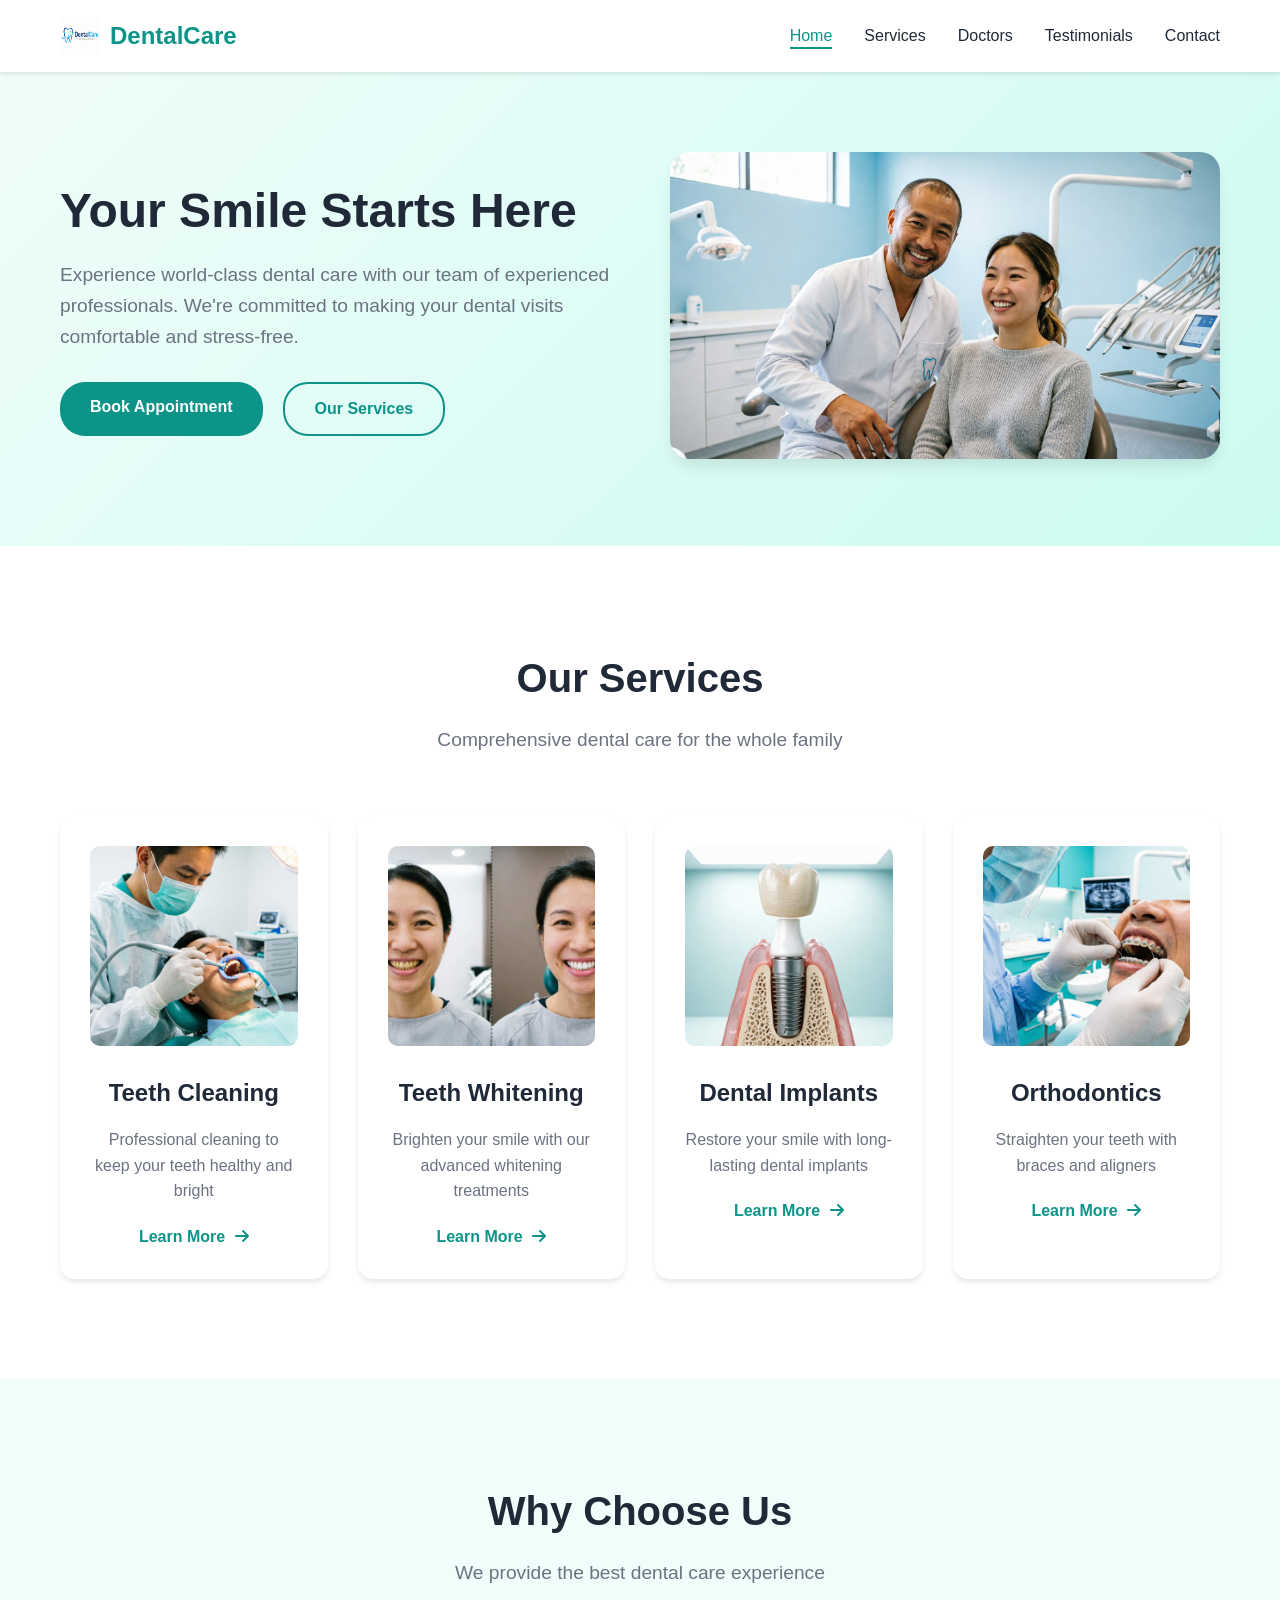
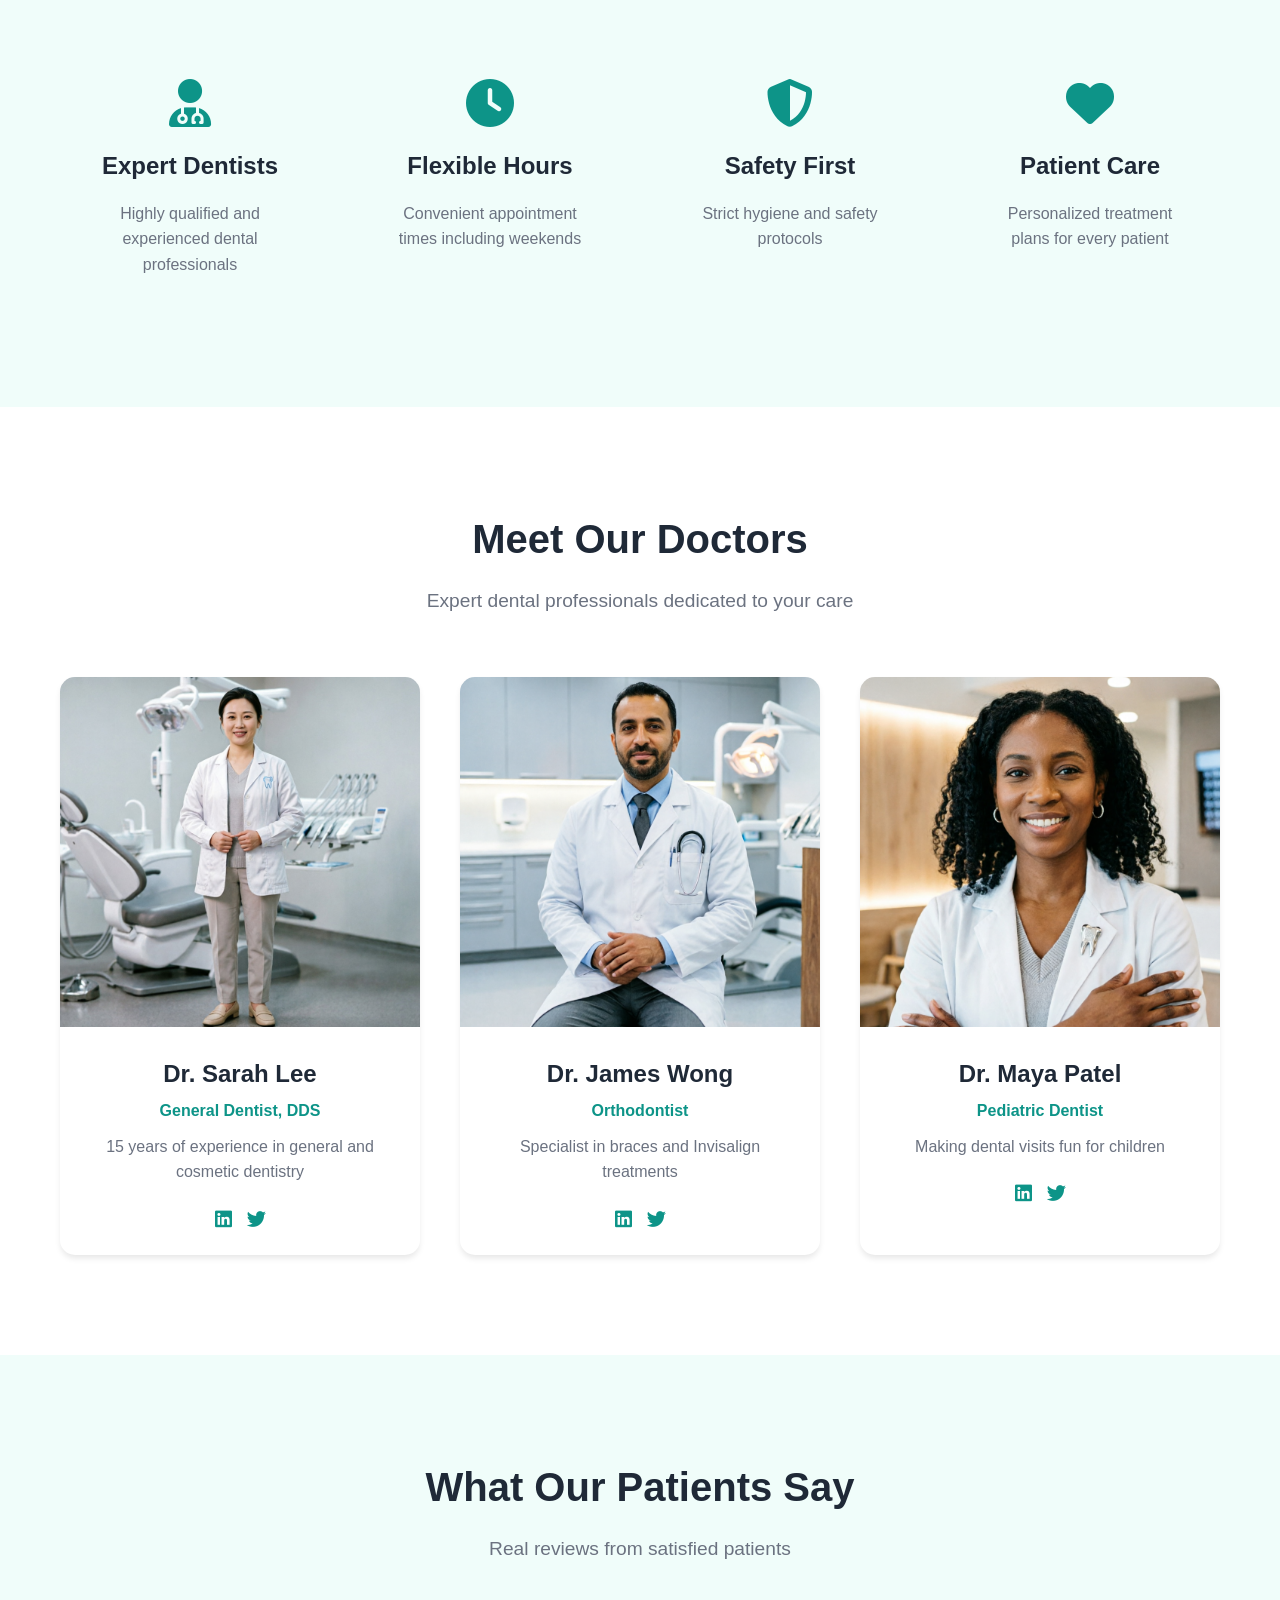
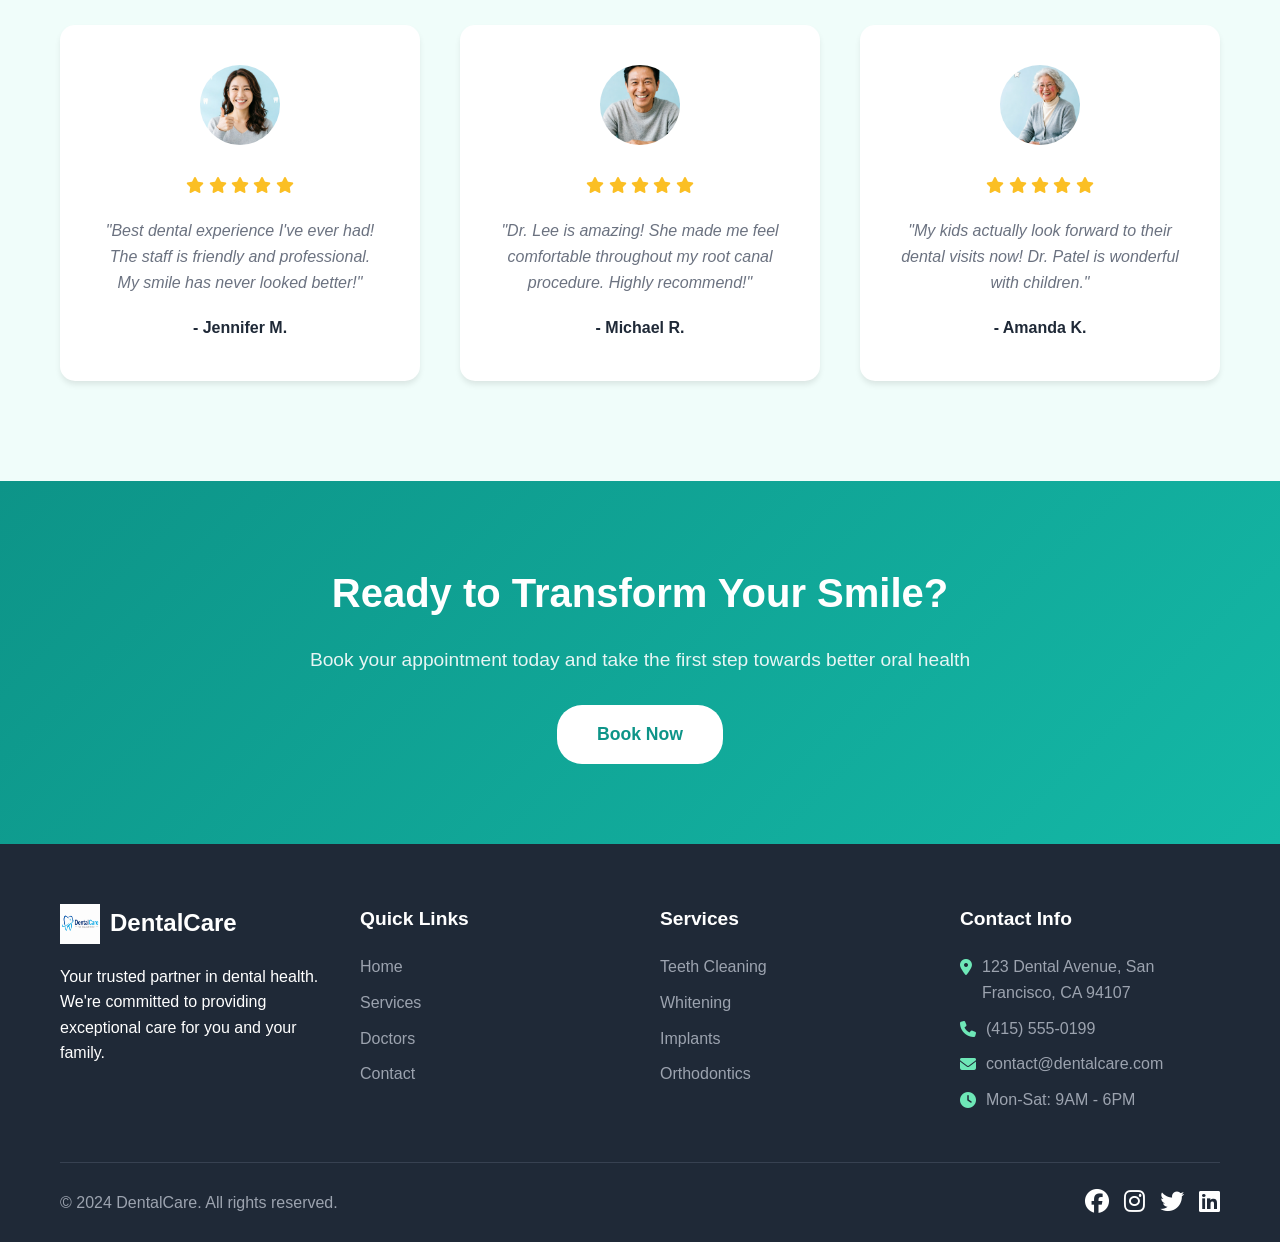
<file: index.html>
<!DOCTYPE html>
<html lang="en">
<head>
    <meta charset="UTF-8">
    <meta name="viewport" content="width=device-width, initial-scale=1.0">
    <title>DentalCare - Your Smile, Our Priority</title>
    <link rel="stylesheet" href="css/style.css">
    <link rel="stylesheet" href="https://cdnjs.cloudflare.com/ajax/libs/font-awesome/6.4.0/css/all.min.css">
</head>
<body>
    <!-- Navigation -->
    <nav class="navbar">
        <div class="container">
            <div class="nav-wrapper">
                <div class="logo">
                    <img src="images/logo.png" alt="DentalCare Logo">
                    <span>DentalCare</span>
                </div>
                <ul class="nav-menu" id="navMenu">
                    <li><a href="index.html" class="active">Home</a></li>
                    <li><a href="services.html">Services</a></li>
                    <li><a href="#doctors">Doctors</a></li>
                    <li><a href="#testimonials">Testimonials</a></li>
                    <li><a href="contact.html">Contact</a></li>
                </ul>
                <div class="hamburger" id="hamburger">
                    <span></span>
                    <span></span>
                    <span></span>
                </div>
            </div>
        </div>
    </nav>

    <!-- Hero Section -->
    <section class="hero">
        <div class="container">
            <div class="hero-content">
                <div class="hero-text">
                    <h1>Your Smile Starts Here</h1>
                    <p>Experience world-class dental care with our team of experienced professionals. We're committed to making your dental visits comfortable and stress-free.</p>
                    <div class="hero-buttons">
                        <a href="contact.html" class="btn btn-primary">Book Appointment</a>
                        <a href="services.html" class="btn btn-secondary">Our Services</a>
                    </div>
                </div>
                <div class="hero-image">
                    <img src="images/hero.jpg" alt="Dentist with patient">
                </div>
            </div>
        </div>
    </section>

    <!-- Services Preview -->
    <section class="services-preview">
        <div class="container">
            <div class="section-header">
                <h2>Our Services</h2>
                <p>Comprehensive dental care for the whole family</p>
            </div>
            <div class="services-grid">
                <div class="service-card">
                    <img src="images/Teethcleaning.png" alt="Teeth Cleaning">
                    <h3>Teeth Cleaning</h3>
                    <p>Professional cleaning to keep your teeth healthy and bright</p>
                    <a href="services.html" class="learn-more">Learn More <i class="fas fa-arrow-right"></i></a>
                </div>
                <div class="service-card">
                    <img src="images/TeethWhitening.png" alt="Teeth whitening">
                    <h3>Teeth Whitening</h3>
                    <p>Brighten your smile with our advanced whitening treatments</p>
                    <a href="services.html" class="learn-more">Learn More <i class="fas fa-arrow-right"></i></a>
                </div>
                <div class="service-card">
                   <img src="images/DentalTemplates.png" alt="Dental Implants">
                    <h3>Dental Implants</h3>
                    <p>Restore your smile with long-lasting dental implants</p>
                    <a href="services.html" class="learn-more">Learn More <i class="fas fa-arrow-right"></i></a>
                </div>
                <div class="service-card">
                    <img src="images/orthodontics.png" alt="Orthodontics">
                    <h3>Orthodontics</h3>
                    <p>Straighten your teeth with braces and aligners</p>
                    <a href="services.html" class="learn-more">Learn More <i class="fas fa-arrow-right"></i></a>
                </div>
            </div>
        </div>
    </section>

    <!-- Why Choose Us -->
    <section class="why-choose">
        <div class="container">
            <div class="section-header">
                <h2>Why Choose Us</h2>
                <p>We provide the best dental care experience</p>
            </div>
            <div class="features-grid">
                <div class="feature">
                    <i class="fas fa-user-md"></i>
                    <h3>Expert Dentists</h3>
                    <p>Highly qualified and experienced dental professionals</p>
                </div>
                <div class="feature">
                    <i class="fas fa-clock"></i>
                    <h3>Flexible Hours</h3>
                    <p>Convenient appointment times including weekends</p>
                </div>
                <div class="feature">
                    <i class="fas fa-shield-alt"></i>
                    <h3>Safety First</h3>
                    <p>Strict hygiene and safety protocols</p>
                </div>
                <div class="feature">
                    <i class="fas fa-heart"></i>
                    <h3>Patient Care</h3>
                    <p>Personalized treatment plans for every patient</p>
                </div>
            </div>
        </div>
    </section>

    <!-- Doctors Section -->
    <section class="doctors" id="doctors">
        <div class="container">
            <div class="section-header">
                <h2>Meet Our Doctors</h2>
                <p>Expert dental professionals dedicated to your care</p>
            </div>
            <div class="doctors-grid">
                <div class="doctor-card">
                    <img src="images/doctor.jpg" alt="Dr. Sarah Lee">
                    <h3>Dr. Sarah Lee</h3>
                    <p class="specialty">General Dentist, DDS</p>
                    <p class="bio">15 years of experience in general and cosmetic dentistry</p>
                    <div class="social-links">
                        <a href="#"><i class="fab fa-linkedin"></i></a>
                        <a href="#"><i class="fab fa-twitter"></i></a>
                    </div>
                </div>
                <div class="doctor-card">
                    <img src="images/james.png" alt="Dr. James Wong">
                    <h3>Dr. James Wong</h3>
                    <p class="specialty">Orthodontist</p>
                    <p class="bio">Specialist in braces and Invisalign treatments</p>
                    <div class="social-links">
                        <a href="#"><i class="fab fa-linkedin"></i></a>
                        <a href="#"><i class="fab fa-twitter"></i></a>
                    </div>
                </div>
                <div class="doctor-card">
                    <img src="images/maya.png" alt="Dr. Maya Patel">
                    <h3>Dr. Maya Patel</h3>
                    <p class="specialty">Pediatric Dentist</p>
                    <p class="bio">Making dental visits fun for children</p>
                    <div class="social-links">
                        <a href="#"><i class="fab fa-linkedin"></i></a>
                        <a href="#"><i class="fab fa-twitter"></i></a>
                    </div>
                </div>
            </div>
        </div>
    </section>

    <!-- Testimonials -->
    <section class="testimonials" id="testimonials">
        <div class="container">
            <div class="section-header">
                <h2>What Our Patients Say</h2>
                <p>Real reviews from satisfied patients</p>
            </div>
            <div class="testimonials-grid">
                <div class="testimonial-card">
                    <img src="images/testimonial.jpg" alt="Patient">
                    <div class="stars">
                        <i class="fas fa-star"></i>
                        <i class="fas fa-star"></i>
                        <i class="fas fa-star"></i>
                        <i class="fas fa-star"></i>
                        <i class="fas fa-star"></i>
                    </div>
                    <p>"Best dental experience I've ever had! The staff is friendly and professional. My smile has never looked better!"</p>
                    <h4>- Jennifer M.</h4>
                </div>
                <div class="testimonial-card">
                    <img src="images/michael.png" alt="Patient">
                    <div class="stars">
                        <i class="fas fa-star"></i>
                        <i class="fas fa-star"></i>
                        <i class="fas fa-star"></i>
                        <i class="fas fa-star"></i>
                        <i class="fas fa-star"></i>
                    </div>
                    <p>"Dr. Lee is amazing! She made me feel comfortable throughout my root canal procedure. Highly recommend!"</p>
                    <h4>- Michael R.</h4>
                </div>
                <div class="testimonial-card">
                    <img src="images/amanda.png" alt="Patient">
                    <div class="stars">
                        <i class="fas fa-star"></i>
                        <i class="fas fa-star"></i>
                        <i class="fas fa-star"></i>
                        <i class="fas fa-star"></i>
                        <i class="fas fa-star"></i>
                    </div>
                    <p>"My kids actually look forward to their dental visits now! Dr. Patel is wonderful with children."</p>
                    <h4>- Amanda K.</h4>
                </div>
            </div>
        </div>
    </section>

    <!-- CTA Section -->
    <section class="cta">
        <div class="container">
            <h2>Ready to Transform Your Smile?</h2>
            <p>Book your appointment today and take the first step towards better oral health</p>
            <a href="contact.html" class="btn btn-primary btn-large">Book Now</a>
        </div>
    </section>

    <!-- Footer -->
    <footer class="footer">
        <div class="container">
            <div class="footer-grid">
                <div class="footer-col">
                    <div class="logo">
                        <img src="images/logo.png" alt="DentalCare Logo">
                        <span>DentalCare</span>
                    </div>
                    <p>Your trusted partner in dental health. We're committed to providing exceptional care for you and your family.</p>
                </div>
                <div class="footer-col">
                    <h4>Quick Links</h4>
                    <ul>
                        <li><a href="index.html">Home</a></li>
                        <li><a href="services.html">Services</a></li>
                        <li><a href="#doctors">Doctors</a></li>
                        <li><a href="contact.html">Contact</a></li>
                    </ul>
                </div>
                <div class="footer-col">
                    <h4>Services</h4>
                    <ul>
                        <li><a href="services.html">Teeth Cleaning</a></li>
                        <li><a href="services.html">Whitening</a></li>
                        <li><a href="services.html">Implants</a></li>
                        <li><a href="services.html">Orthodontics</a></li>
                    </ul>
                </div>
                <div class="footer-col">
                    <h4>Contact Info</h4>
                    <ul class="contact-info">
                        <li><i class="fas fa-map-marker-alt"></i> 123 Dental Avenue, San Francisco, CA 94107</li>
                        <li><i class="fas fa-phone"></i> (415) 555-0199</li>
                        <li><i class="fas fa-envelope"></i> contact@dentalcare.com</li>
                        <li><i class="fas fa-clock"></i> Mon-Sat: 9AM - 6PM</li>
                    </ul>
                </div>
            </div>
            <div class="footer-bottom">
                <p>&copy; 2024 DentalCare. All rights reserved.</p>
                <div class="social-links">
                    <a href="#"><i class="fab fa-facebook"></i></a>
                    <a href="#"><i class="fab fa-instagram"></i></a>
                    <a href="#"><i class="fab fa-twitter"></i></a>
                    <a href="#"><i class="fab fa-linkedin"></i></a>
                </div>
            </div>
        </div>
    </footer>

    <script src="js/script.js"></script>
</body>
</html>
</file>
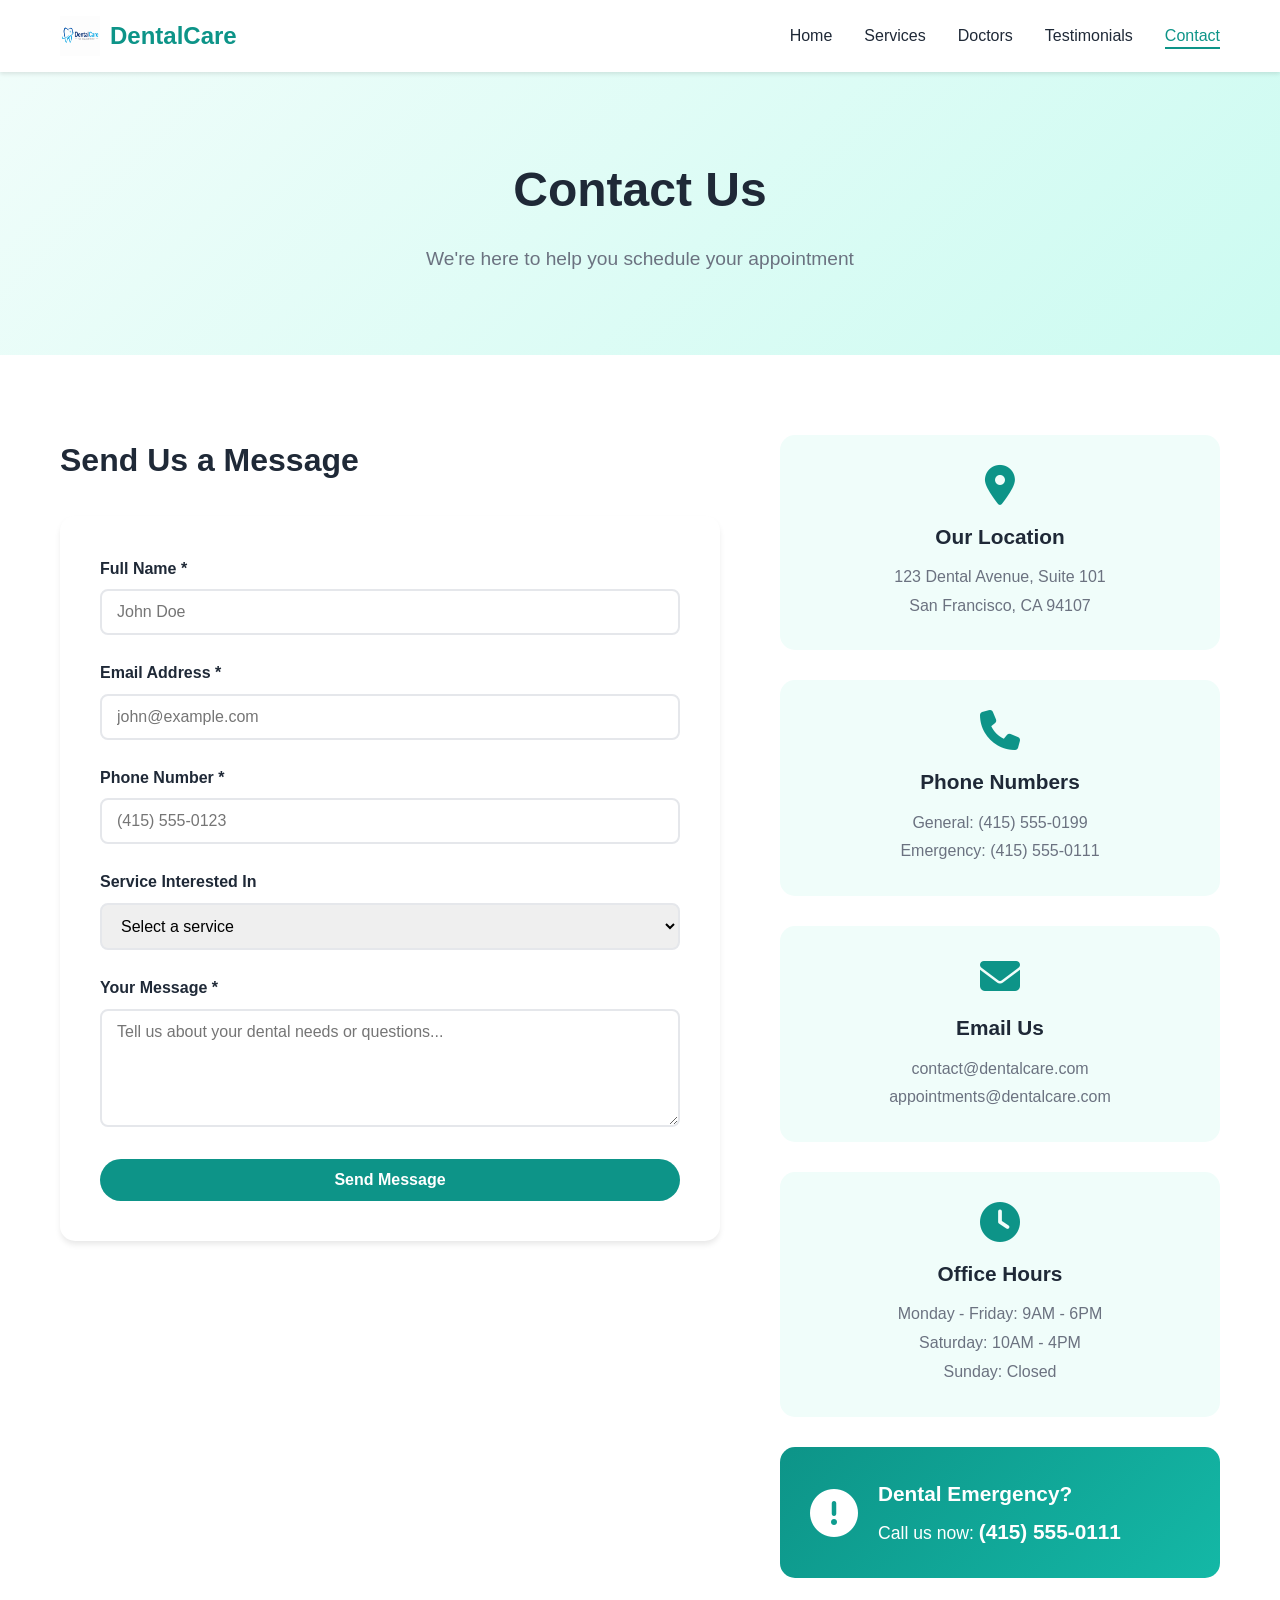
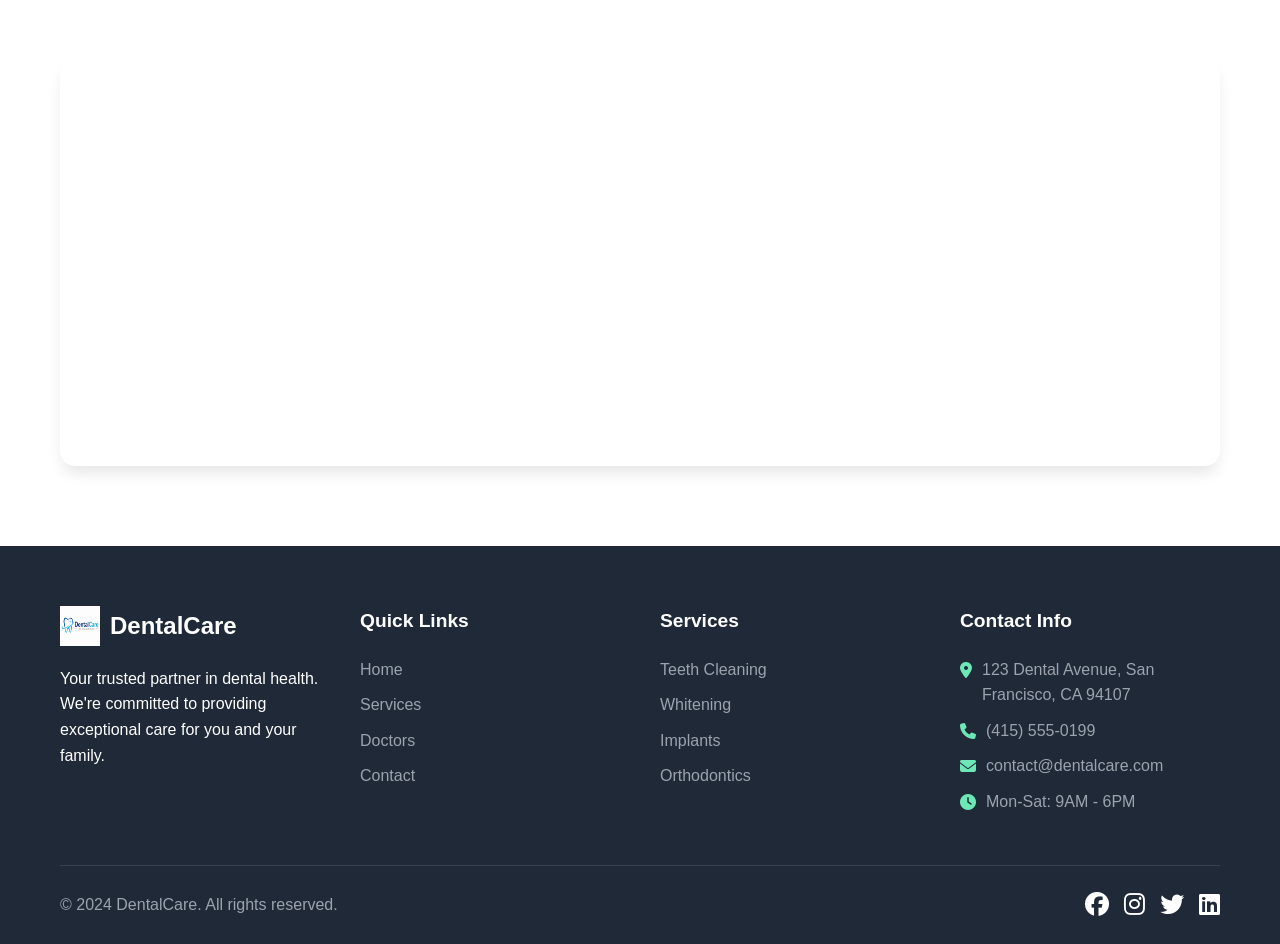
<file: contact.html>
<!DOCTYPE html>
<html lang="en">
<head>
    <meta charset="UTF-8">
    <meta name="viewport" content="width=device-width, initial-scale=1.0">
    <title>Contact Us - DentalCare</title>
    <link rel="stylesheet" href="css/style.css">
    <link rel="stylesheet" href="https://cdnjs.cloudflare.com/ajax/libs/font-awesome/6.4.0/css/all.min.css">
</head>
<body>
    <!-- Navigation -->
    <nav class="navbar">
        <div class="container">
            <div class="nav-wrapper">
                <div class="logo">
                    <img src="images/logo.png" alt="DentalCare Logo">
                    <span>DentalCare</span>
                </div>
                <ul class="nav-menu" id="navMenu">
                    <li><a href="index.html">Home</a></li>
                    <li><a href="services.html">Services</a></li>
                    <li><a href="index.html#doctors">Doctors</a></li>
                    <li><a href="index.html#testimonials">Testimonials</a></li>
                    <li><a href="contact.html" class="active">Contact</a></li>
                </ul>
                <div class="hamburger" id="hamburger">
                    <span></span>
                    <span></span>
                    <span></span>
                </div>
            </div>
        </div>
    </nav>

    <!-- Page Header -->
    <section class="page-header">
        <div class="container">
            <h1>Contact Us</h1>
            <p>We're here to help you schedule your appointment</p>
        </div>
    </section>

    <!-- Contact Section -->
    <section class="contact-section">
        <div class="container">
            <div class="contact-grid">
                <!-- Contact Form -->
                <div class="contact-form-container">
                    <h2>Send Us a Message</h2>
                    <form id="contactForm" class="contact-form">
                        <div class="form-group">
                            <label for="name">Full Name *</label>
                            <input type="text" id="name" name="name" required placeholder="John Doe">
                        </div>
                        <div class="form-group">
                            <label for="email">Email Address *</label>
                            <input type="email" id="email" name="email" required placeholder="john@example.com">
                        </div>
                        <div class="form-group">
                            <label for="phone">Phone Number *</label>
                            <input type="tel" id="phone" name="phone" required placeholder="(415) 555-0123">
                        </div>
                        <div class="form-group">
                            <label for="service">Service Interested In</label>
                            <select id="service" name="service">
                                <option value="">Select a service</option>
                                <option value="cleaning">Teeth Cleaning</option>
                                <option value="whitening">Teeth Whitening</option>
                                <option value="implants">Dental Implants</option>
                                <option value="braces">Braces & Aligners</option>
                                <option value="root-canal">Root Canal Therapy</option>
                                <option value="other">Other</option>
                            </select>
                        </div>
                        <div class="form-group">
                            <label for="message">Your Message *</label>
                            <textarea id="message" name="message" rows="5" required placeholder="Tell us about your dental needs or questions..."></textarea>
                        </div>
                        <button type="submit" class="btn btn-primary btn-full">Send Message</button>
                    </form>
                </div>

                <!-- Contact Info -->
                <div class="contact-info-container">
                    <div class="info-box">
                        <i class="fas fa-map-marker-alt"></i>
                        <h3>Our Location</h3>
                        <p>123 Dental Avenue, Suite 101<br>San Francisco, CA 94107</p>
                    </div>
                    
                    <div class="info-box">
                        <i class="fas fa-phone"></i>
                        <h3>Phone Numbers</h3>
                        <p>General: (415) 555-0199<br>Emergency: (415) 555-0111</p>
                    </div>
                    
                    <div class="info-box">
                        <i class="fas fa-envelope"></i>
                        <h3>Email Us</h3>
                        <p>contact@dentalcare.com<br>appointments@dentalcare.com</p>
                    </div>
                    
                    <div class="info-box">
                        <i class="fas fa-clock"></i>
                        <h3>Office Hours</h3>
                        <p>Monday - Friday: 9AM - 6PM<br>Saturday: 10AM - 4PM<br>Sunday: Closed</p>
                    </div>

                    <div class="emergency-banner">
                        <i class="fas fa-exclamation-circle"></i>
                        <div>
                            <h3>Dental Emergency?</h3>
                            <p>Call us now: <strong>(415) 555-0111</strong></p>
                        </div>
                    </div>
                </div>
            </div>
        </div>
    </section>

    <!-- Map Section -->
    <section class="map-section">
        <div class="container">
            <div class="map-container">
                <iframe 
                    src="https://www.google.com/maps/embed?pb=!1m18!1m12!1m3!1d3153.019!2d-122.4194!3d37.7749!2m3!1f0!2f0!3f0!3m2!1i1024!2i768!4f13.1!3m3!1m2!1s0x0%3A0x0!2zMzfCsDQ2JzI5LjYiTiAxMjLCsDI1JzA5LjgiVw!5e0!3m2!1sen!2sus!4v1234567890"
                    width="100%" 
                    height="400" 
                    style="border:0;" 
                    allowfullscreen="" 
                    loading="lazy" 
                    referrerpolicy="no-referrer-when-downgrade">
                </iframe>
            </div>
        </div>
    </section>

    <!-- Footer -->
    <footer class="footer">
        <div class="container">
            <div class="footer-grid">
                <div class="footer-col">
                    <div class="logo">
                        <img src="images/logo.png" alt="DentalCare Logo">
                        <span>DentalCare</span>
                    </div>
                    <p>Your trusted partner in dental health. We're committed to providing exceptional care for you and your family.</p>
                </div>
                <div class="footer-col">
                    <h4>Quick Links</h4>
                    <ul>
                        <li><a href="index.html">Home</a></li>
                        <li><a href="services.html">Services</a></li>
                        <li><a href="index.html#doctors">Doctors</a></li>
                        <li><a href="contact.html">Contact</a></li>
                    </ul>
                </div>
                <div class="footer-col">
                    <h4>Services</h4>
                    <ul>
                        <li><a href="services.html">Teeth Cleaning</a></li>
                        <li><a href="services.html">Whitening</a></li>
                        <li><a href="services.html">Implants</a></li>
                        <li><a href="services.html">Orthodontics</a></li>
                    </ul>
                </div>
                <div class="footer-col">
                    <h4>Contact Info</h4>
                    <ul class="contact-info">
                        <li><i class="fas fa-map-marker-alt"></i> 123 Dental Avenue, San Francisco, CA 94107</li>
                        <li><i class="fas fa-phone"></i> (415) 555-0199</li>
                        <li><i class="fas fa-envelope"></i> contact@dentalcare.com</li>
                        <li><i class="fas fa-clock"></i> Mon-Sat: 9AM - 6PM</li>
                    </ul>
                </div>
            </div>
            <div class="footer-bottom">
                <p>&copy; 2024 DentalCare. All rights reserved.</p>
                <div class="social-links">
                    <a href="#"><i class="fab fa-facebook"></i></a>
                    <a href="#"><i class="fab fa-instagram"></i></a>
                    <a href="#"><i class="fab fa-twitter"></i></a>
                    <a href="#"><i class="fab fa-linkedin"></i></a>
                </div>
            </div>
        </div>
    </footer>

    <script src="js/script.js"></script>
</body>
</html>
</file>
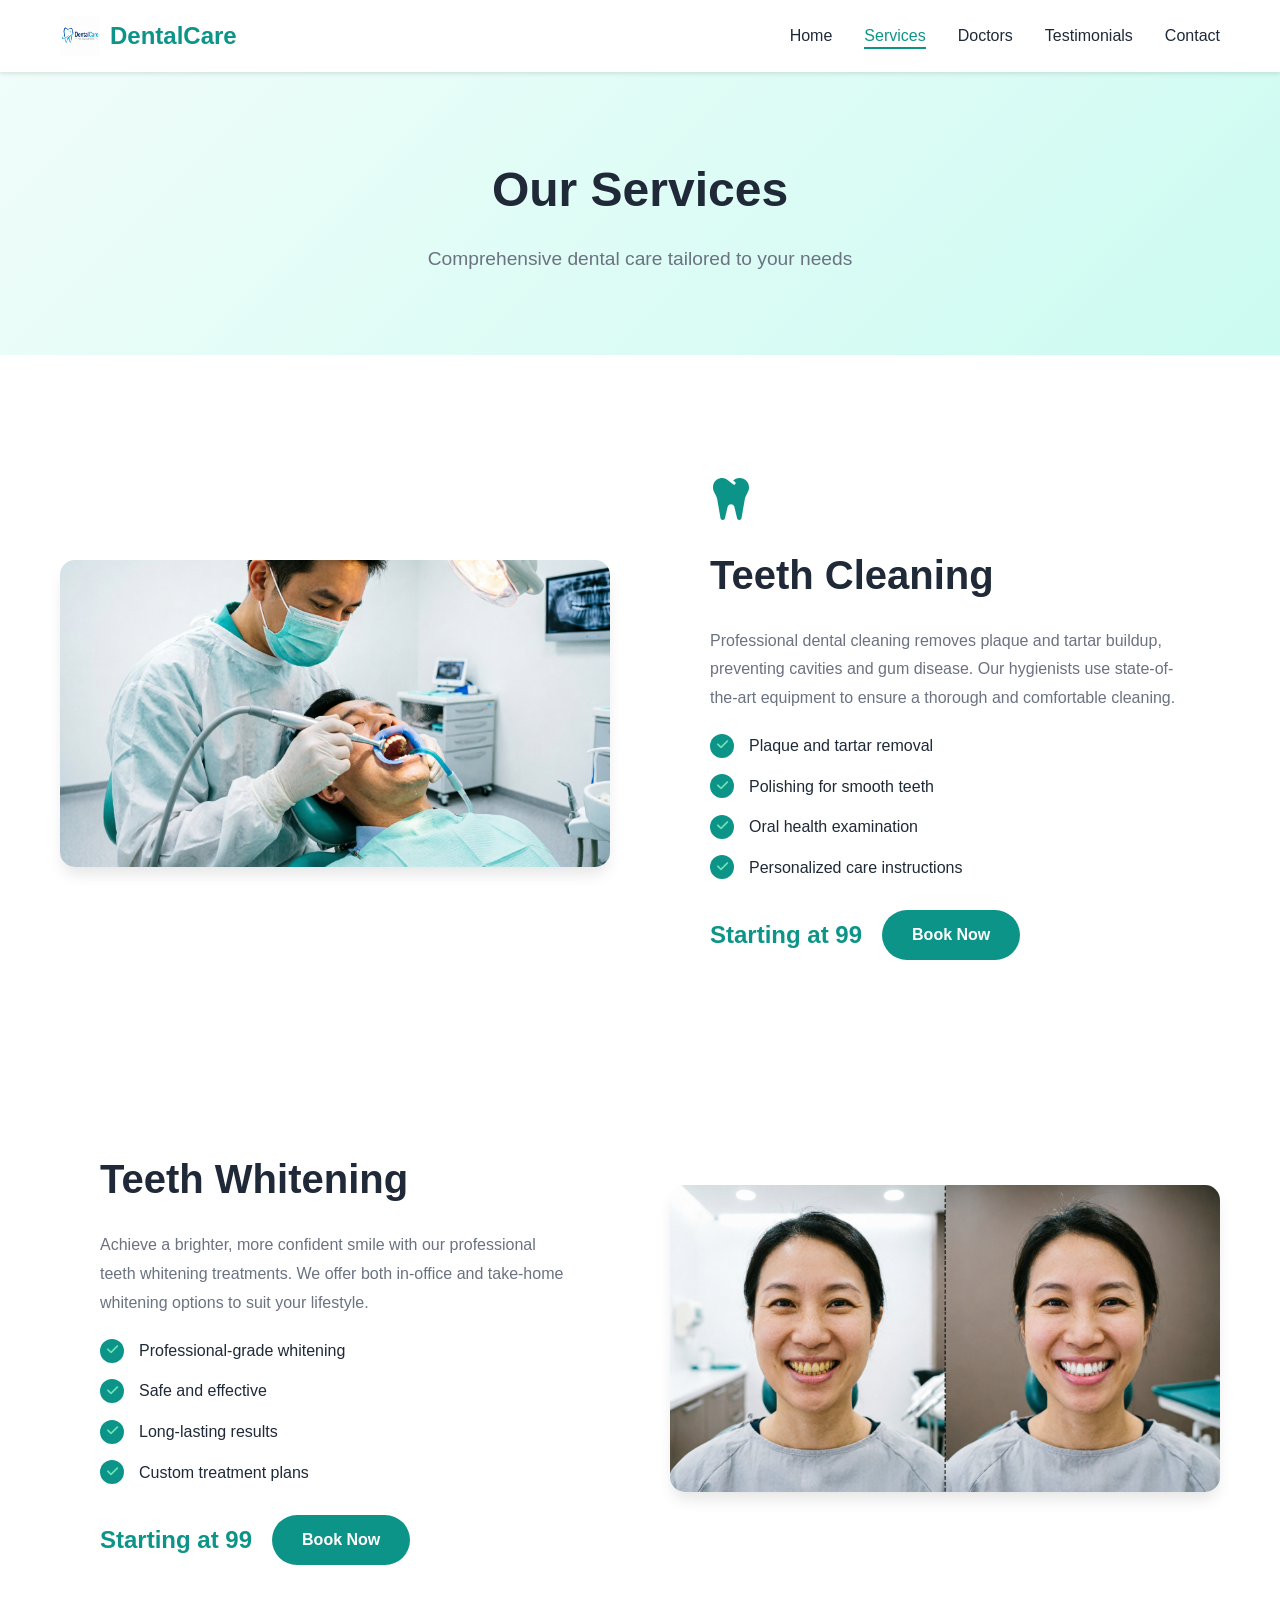
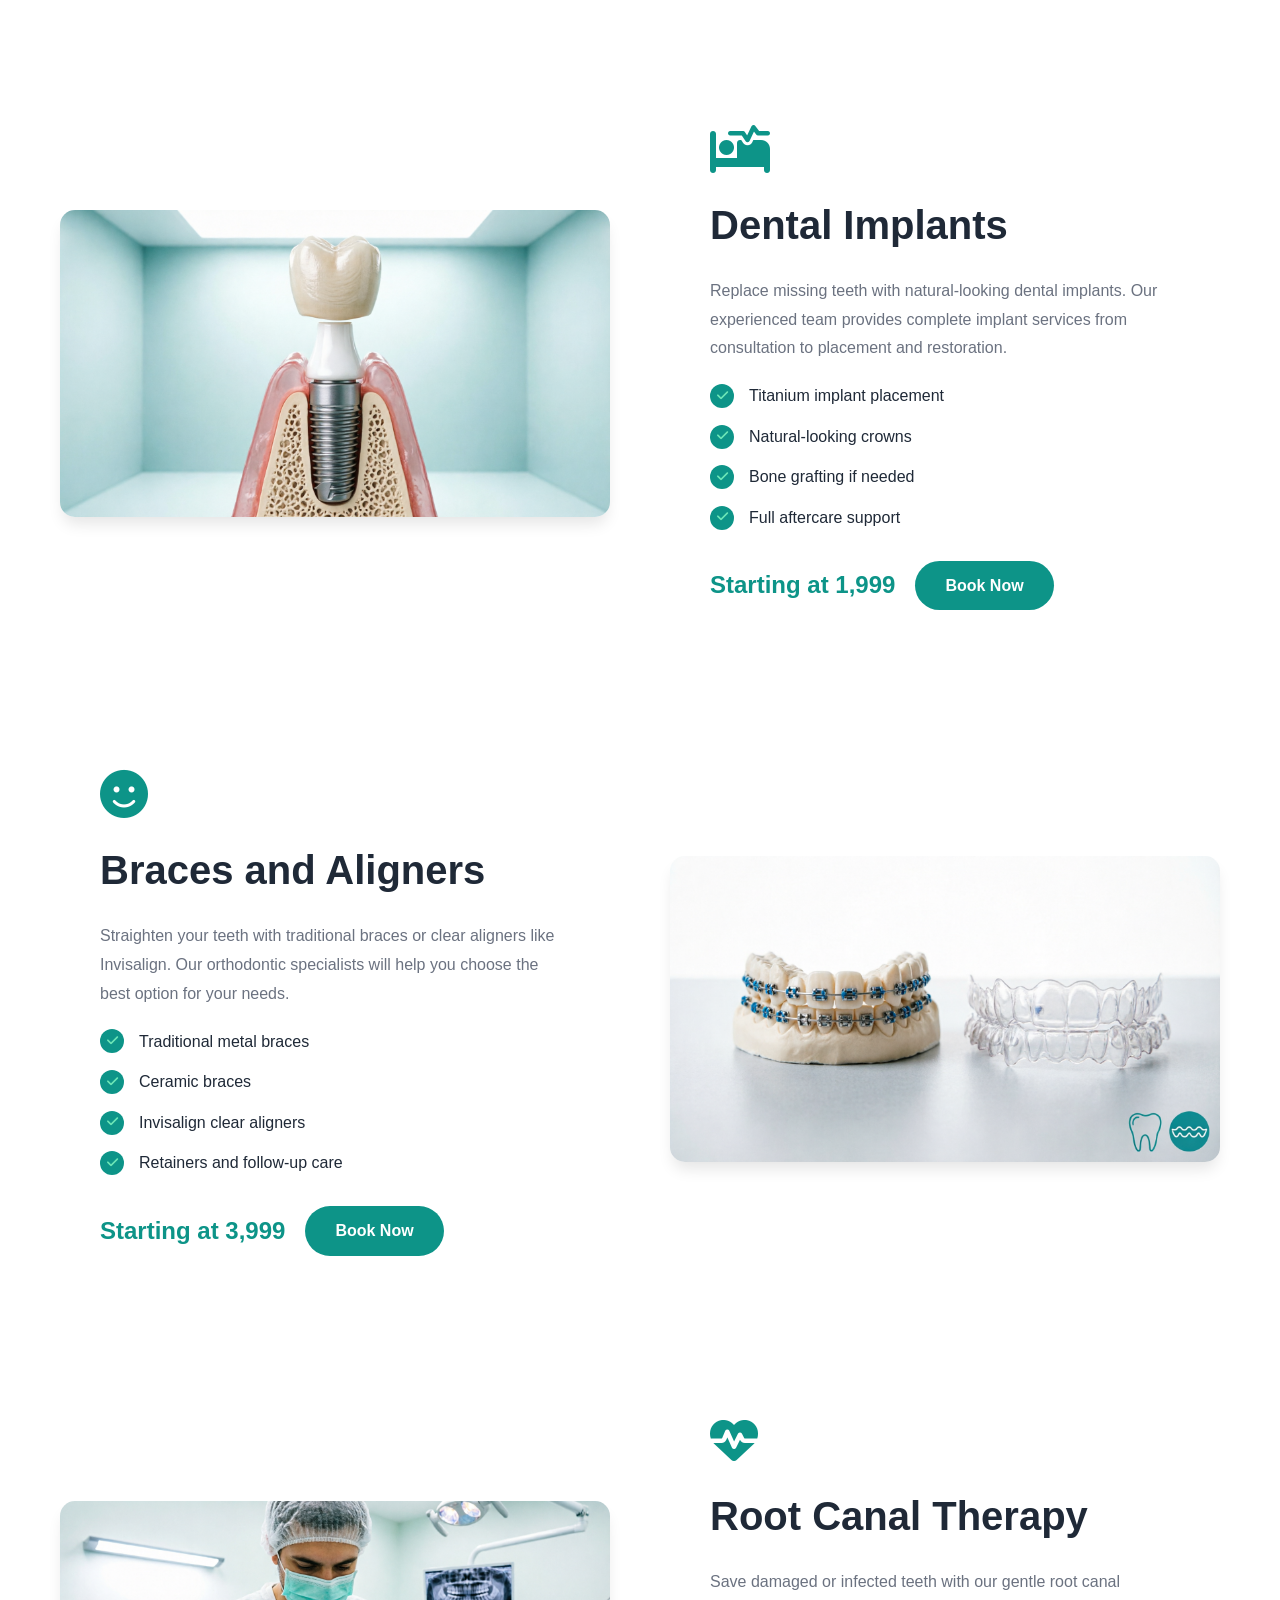
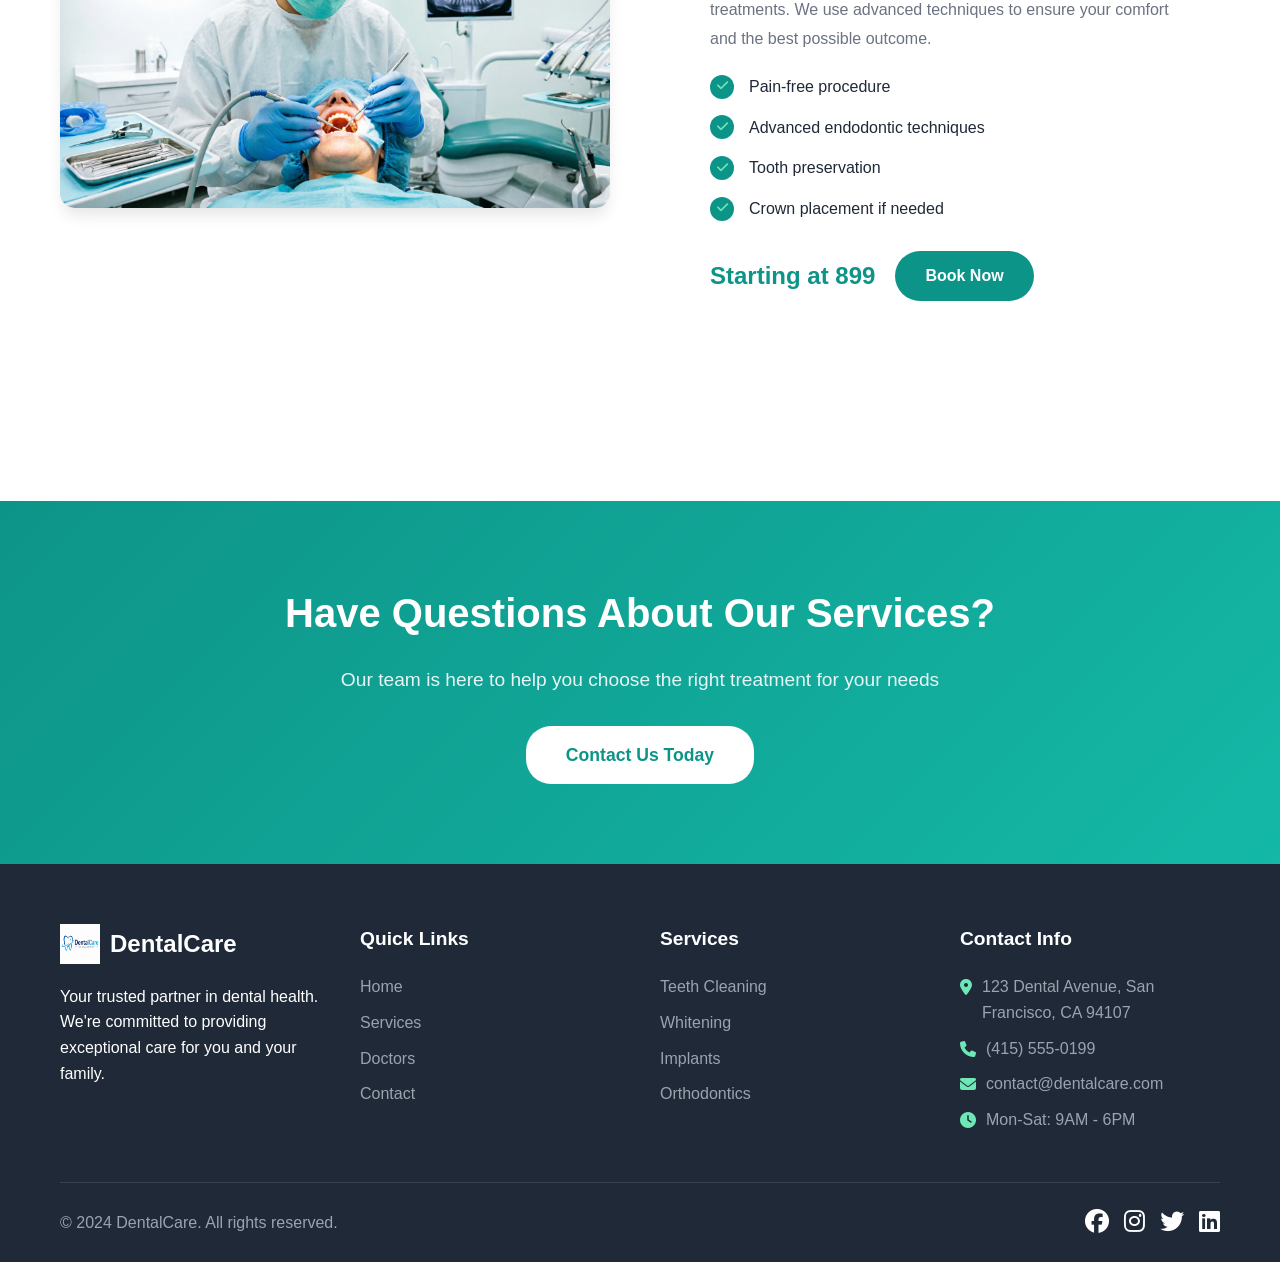
<file: services.html>
<!DOCTYPE html>
<html lang="en">
<head>
    <meta charset="UTF-8">
    <meta name="viewport" content="width=device-width, initial-scale=1.0">
    <title>Our Services - DentalCare</title>
    <link rel="stylesheet" href="css/style.css">
    <link rel="stylesheet" href="https://cdnjs.cloudflare.com/ajax/libs/font-awesome/6.4.0/css/all.min.css">
</head>
<body>
    <!-- Navigation -->
    <nav class="navbar">
        <div class="container">
            <div class="nav-wrapper">
                <div class="logo">
                    <img src="images/logo.png" alt="DentalCare Logo">
                    <span>DentalCare</span>
                </div>
                <ul class="nav-menu" id="navMenu">
                    <li><a href="index.html">Home</a></li>
                    <li><a href="services.html" class="active">Services</a></li>
                    <li><a href="index.html#doctors">Doctors</a></li>
                    <li><a href="index.html#testimonials">Testimonials</a></li>
                    <li><a href="contact.html">Contact</a></li>
                </ul>
                <div class="hamburger" id="hamburger">
                    <span></span>
                    <span></span>
                    <span></span>
                </div>
            </div>
        </div>
    </nav>

    <!-- Page Header -->
    <section class="page-header">
        <div class="container">
            <h1>Our Services</h1>
            <p>Comprehensive dental care tailored to your needs</p>
        </div>
    </section>

    <!-- Services List -->
    <section class="services-list">
        <div class="container">
            <div class="service-item">
                <div class="service-image">
                    <img src="images/Teethcleaning.png" alt="Teeth Cleaning">
                </div>
                <div class="service-details">
                    <i class="fas fa-tooth service-icon-large"></i>
                    <h2>Teeth Cleaning</h2>
                    <p>Professional dental cleaning removes plaque and tartar buildup, preventing cavities and gum disease. Our hygienists use state-of-the-art equipment to ensure a thorough and comfortable cleaning.</p>
                    <ul class="service-features">
                        <li><i class="fas fa-check"></i> Plaque and tartar removal</li>
                        <li><i class="fas fa-check"></i> Polishing for smooth teeth</li>
                        <li><i class="fas fa-check"></i> Oral health examination</li>
                        <li><i class="fas fa-check"></i> Personalized care instructions</li>
                    </ul>
                    <div class="service-price">
                        <span class="price">Starting at 99</span>
                        <a href="contact.html" class="btn btn-primary">Book Now</a>
                    </div>
                </div>
            </div>

            <div class="service-item reverse">
                <div class="service-image">
                    <img src="images/TeethWhitening.png" alt="Teeth Whitening">
                </div>
                <div class="service-details">
                    <i class="fas fa-sparkles service-icon-large"></i>
                    <h2>Teeth Whitening</h2>
                    <p>Achieve a brighter, more confident smile with our professional teeth whitening treatments. We offer both in-office and take-home whitening options to suit your lifestyle.</p>
                    <ul class="service-features">
                        <li><i class="fas fa-check"></i> Professional-grade whitening</li>
                        <li><i class="fas fa-check"></i> Safe and effective</li>
                        <li><i class="fas fa-check"></i> Long-lasting results</li>
                        <li><i class="fas fa-check"></i> Custom treatment plans</li>
                    </ul>
                    <div class="service-price">
                        <span class="price">Starting at 99</span>
                        <a href="contact.html" class="btn btn-primary">Book Now</a>
                    </div>
                </div>
            </div>

            <div class="service-item">
                <div class="service-image">
                    <img src="images/DentalTemplates.png" alt="Dental Implants">
                </div>
                <div class="service-details">
                    <i class="fas fa-procedures service-icon-large"></i>
                    <h2>Dental Implants</h2>
                    <p>Replace missing teeth with natural-looking dental implants. Our experienced team provides complete implant services from consultation to placement and restoration.</p>
                    <ul class="service-features">
                        <li><i class="fas fa-check"></i> Titanium implant placement</li>
                        <li><i class="fas fa-check"></i> Natural-looking crowns</li>
                        <li><i class="fas fa-check"></i> Bone grafting if needed</li>
                        <li><i class="fas fa-check"></i> Full aftercare support</li>
                    </ul>
                    <div class="service-price">
                        <span class="price">Starting at 1,999</span>
                        <a href="contact.html" class="btn btn-primary">Book Now</a>
                    </div>
                </div>
            </div>

            <div class="service-item reverse">
                <div class="service-image">
                    <img src="images/Braces.png" alt="Braces and Aligners">
                </div>
                <div class="service-details">
                    <i class="fas fa-smile service-icon-large"></i>
                    <h2>Braces and Aligners</h2>
                    <p>Straighten your teeth with traditional braces or clear aligners like Invisalign. Our orthodontic specialists will help you choose the best option for your needs.</p>
                    <ul class="service-features">
                        <li><i class="fas fa-check"></i> Traditional metal braces</li>
                        <li><i class="fas fa-check"></i> Ceramic braces</li>
                        <li><i class="fas fa-check"></i> Invisalign clear aligners</li>
                        <li><i class="fas fa-check"></i> Retainers and follow-up care</li>
                    </ul>
                    <div class="service-price">
                        <span class="price">Starting at 3,999</span>
                        <a href="contact.html" class="btn btn-primary">Book Now</a>
                    </div>
                </div>
            </div>

            <div class="service-item">
                <div class="service-image">
                    <img src="images/root.png" alt="Root Canal Therapy">
                </div>
                <div class="service-details">
                    <i class="fas fa-heartbeat service-icon-large"></i>
                    <h2>Root Canal Therapy</h2>
                    <p>Save damaged or infected teeth with our gentle root canal treatments. We use advanced techniques to ensure your comfort and the best possible outcome.</p>
                    <ul class="service-features">
                        <li><i class="fas fa-check"></i> Pain-free procedure</li>
                        <li><i class="fas fa-check"></i> Advanced endodontic techniques</li>
                        <li><i class="fas fa-check"></i> Tooth preservation</li>
                        <li><i class="fas fa-check"></i> Crown placement if needed</li>
                    </ul>
                    <div class="service-price">
                        <span class="price">Starting at 899</span>
                        <a href="contact.html" class="btn btn-primary">Book Now</a>
                    </div>
                </div>
            </div>
        </div>
    </section>

    <!-- CTA Section -->
    <section class="cta">
        <div class="container">
            <h2>Have Questions About Our Services?</h2>
            <p>Our team is here to help you choose the right treatment for your needs</p>
            <a href="contact.html" class="btn btn-primary btn-large">Contact Us Today</a>
        </div>
    </section>

    <!-- Footer -->
    <footer class="footer">
        <div class="container">
            <div class="footer-grid">
                <div class="footer-col">
                    <div class="logo">
                        <img src="images/logo.png" alt="DentalCare Logo">
                        <span>DentalCare</span>
                    </div>
                    <p>Your trusted partner in dental health. We're committed to providing exceptional care for you and your family.</p>
                </div>
                <div class="footer-col">
                    <h4>Quick Links</h4>
                    <ul>
                        <li><a href="index.html">Home</a></li>
                        <li><a href="services.html">Services</a></li>
                        <li><a href="index.html#doctors">Doctors</a></li>
                        <li><a href="contact.html">Contact</a></li>
                    </ul>
                </div>
                <div class="footer-col">
                    <h4>Services</h4>
                    <ul>
                        <li><a href="services.html">Teeth Cleaning</a></li>
                        <li><a href="services.html">Whitening</a></li>
                        <li><a href="services.html">Implants</a></li>
                        <li><a href="services.html">Orthodontics</a></li>
                    </ul>
                </div>
                <div class="footer-col">
                    <h4>Contact Info</h4>
                    <ul class="contact-info">
                        <li><i class="fas fa-map-marker-alt"></i> 123 Dental Avenue, San Francisco, CA 94107</li>
                        <li><i class="fas fa-phone"></i> (415) 555-0199</li>
                        <li><i class="fas fa-envelope"></i> contact@dentalcare.com</li>
                        <li><i class="fas fa-clock"></i> Mon-Sat: 9AM - 6PM</li>
                    </ul>
                </div>
            </div>
            <div class="footer-bottom">
                <p>&copy; 2024 DentalCare. All rights reserved.</p>
                <div class="social-links">
                    <a href="#"><i class="fab fa-facebook"></i></a>
                    <a href="#"><i class="fab fa-instagram"></i></a>
                    <a href="#"><i class="fab fa-twitter"></i></a>
                    <a href="#"><i class="fab fa-linkedin"></i></a>
                </div>
            </div>
        </div>
    </footer>

    <script src="js/script.js"></script>
</body>
</html>
</file>
<file: css/style.css>
/* CSS Variables */
:root {
    --primary-color: #0d9488;
    --primary-dark: #0f766e;
    --secondary-color: #6ee7b7;
    --accent-color: #14b8a6;
    --text-dark: #1f2937;
    --text-light: #6b7280;
    --bg-light: #f0fdfa;
    --bg-white: #ffffff;
    --border-color: #e5e7eb;
    --shadow: 0 4px 6px -1px rgba(0, 0, 0, 0.1);
    --shadow-lg: 0 10px 15px -3px rgba(0, 0, 0, 0.1);
}

/* Reset and Base Styles */
* {
    margin: 0;
    padding: 0;
    box-sizing: border-box;
}

html {
    scroll-behavior: smooth;
}

body {
    font-family: 'Segoe UI', Tahoma, Geneva, Verdana, sans-serif;
    line-height: 1.6;
    color: var(--text-dark);
    background-color: var(--bg-white);
}

.container {
    max-width: 1200px;
    margin: 0 auto;
    padding: 0 20px;
}

/* Navigation */
.navbar {
    background: var(--bg-white);
    box-shadow: var(--shadow);
    position: sticky;
    top: 0;
    z-index: 1000;
}

.nav-wrapper {
    display: flex;
    justify-content: space-between;
    align-items: center;
    padding: 1rem 0;
}

.logo {
    display: flex;
    align-items: center;
    gap: 10px;
    font-size: 1.5rem;
    font-weight: bold;
    color: var(--primary-color);
}

.logo img {
    width: 40px;
    height: 40px;
}

.nav-menu {
    display: flex;
    list-style: none;
    gap: 2rem;
}

.nav-menu a {
    text-decoration: none;
    color: var(--text-dark);
    font-weight: 500;
    transition: color 0.3s;
    position: relative;
}

.nav-menu a:hover,
.nav-menu a.active {
    color: var(--primary-color);
}

.nav-menu a.active::after {
    content: '';
    position: absolute;
    bottom: -5px;
    left: 0;
    width: 100%;
    height: 2px;
    background: var(--primary-color);
}

.hamburger {
    display: none;
    flex-direction: column;
    cursor: pointer;
    gap: 4px;
}

.hamburger span {
    width: 25px;
    height: 3px;
    background: var(--primary-color);
    transition: 0.3s;
}

/* Buttons */
.btn {
    display: inline-block;
    padding: 12px 30px;
    border-radius: 25px;
    text-decoration: none;
    font-weight: 600;
    transition: all 0.3s;
    border: none;
    cursor: pointer;
    font-size: 1rem;
}

.btn-primary {
    background: var(--primary-color);
    color: white;
}

.btn-primary:hover {
    background: var(--primary-dark);
    transform: translateY(-2px);
    box-shadow: var(--shadow-lg);
}

.btn-secondary {
    background: transparent;
    color: var(--primary-color);
    border: 2px solid var(--primary-color);
}

.btn-secondary:hover {
    background: var(--primary-color);
    color: white;
}

.btn-large {
    padding: 15px 40px;
    font-size: 1.1rem;
}

.btn-full {
    width: 100%;
}

/* Hero Section */
.hero {
    background: linear-gradient(135deg, var(--bg-light) 0%, #ccfbf1 100%);
    padding: 80px 0;
}

.hero-content {
    display: grid;
    grid-template-columns: 1fr 1fr;
    gap: 60px;
    align-items: center;
}

.hero-text h1 {
    font-size: 3rem;
    color: var(--text-dark);
    margin-bottom: 20px;
    line-height: 1.2;
}

.hero-text p {
    font-size: 1.2rem;
    color: var(--text-light);
    margin-bottom: 30px;
}

.hero-buttons {
    display: flex;
    gap: 20px;
}

.hero-image img {
    width: 100%;
    border-radius: 20px;
    box-shadow: var(--shadow-lg);
}

/* Section Header */
.section-header {
    text-align: center;
    margin-bottom: 60px;
}

.section-header h2 {
    font-size: 2.5rem;
    color: var(--text-dark);
    margin-bottom: 15px;
}

.section-header p {
    font-size: 1.2rem;
    color: var(--text-light);
}

/* Services Preview */
.services-preview {
    padding: 100px 0;
}

.services-grid {
    display: grid;
    grid-template-columns: repeat(auto-fit, minmax(250px, 1fr));
    gap: 30px;
}

.service-card {
    background: var(--bg-white);
    padding: 30px;
    border-radius: 15px;
    text-align: center;
    box-shadow: var(--shadow);
    transition: transform 0.3s;
}

.service-card:hover {
    transform: translateY(-10px);
}

.service-card img {
    width: 100%;
    height: 200px;
    object-fit: cover;
    border-radius: 10px;
    margin-bottom: 20px;
}

.service-icon {
    font-size: 3rem;
    color: var(--primary-color);
    margin-bottom: 20px;
}

.service-card h3 {
    font-size: 1.5rem;
    margin-bottom: 15px;
    color: var(--text-dark);
}

.service-card p {
    color: var(--text-light);
    margin-bottom: 20px;
}

.learn-more {
    color: var(--primary-color);
    text-decoration: none;
    font-weight: 600;
}

.learn-more i {
    margin-left: 5px;
    transition: transform 0.3s;
}

.learn-more:hover i {
    transform: translateX(5px);
}

/* Why Choose Us */
.why-choose {
    background: var(--bg-light);
    padding: 100px 0;
}

.features-grid {
    display: grid;
    grid-template-columns: repeat(auto-fit, minmax(250px, 1fr));
    gap: 40px;
}

.feature {
    text-align: center;
    padding: 30px;
}

.feature i {
    font-size: 3rem;
    color: var(--primary-color);
    margin-bottom: 20px;
}

.feature h3 {
    font-size: 1.5rem;
    margin-bottom: 15px;
}

.feature p {
    color: var(--text-light);
}

/* Doctors Section */
.doctors {
    padding: 100px 0;
}

.doctors-grid {
    display: grid;
    grid-template-columns: repeat(auto-fit, minmax(300px, 1fr));
    gap: 40px;
}

.doctor-card {
    background: var(--bg-white);
    border-radius: 15px;
    overflow: hidden;
    box-shadow: var(--shadow);
    text-align: center;
    transition: transform 0.3s;
}

.doctor-card:hover {
    transform: translateY(-10px);
}

.doctor-card img {
    width: 100%;
    height: 350px;
    object-fit: cover;
}

.doctor-card h3 {
    font-size: 1.5rem;
    margin: 20px 0 5px;
}

.specialty {
    color: var(--primary-color);
    font-weight: 600;
    margin-bottom: 10px;
}

.bio {
    color: var(--text-light);
    padding: 0 20px 20px;
}

.social-links {
    display: flex;
    justify-content: center;
    gap: 15px;
    padding-bottom: 20px;
}

.social-links a {
    color: var(--primary-color);
    font-size: 1.2rem;
    transition: color 0.3s;
}

.social-links a:hover {
    color: var(--primary-dark);
}

/* Testimonials */
.testimonials {
    background: var(--bg-light);
    padding: 100px 0;
}

.testimonials-grid {
    display: grid;
    grid-template-columns: repeat(auto-fit, minmax(300px, 1fr));
    gap: 40px;
}

.testimonial-card {
    background: var(--bg-white);
    padding: 40px;
    border-radius: 15px;
    text-align: center;
    box-shadow: var(--shadow);
}

.testimonial-card img {
    width: 80px;
    height: 80px;
    border-radius: 50%;
    margin-bottom: 20px;
    object-fit: cover;
}

.stars {
    color: #fbbf24;
    margin-bottom: 20px;
}

.testimonial-card p {
    font-style: italic;
    color: var(--text-light);
    margin-bottom: 20px;
}

.testimonial-card h4 {
    color: var(--text-dark);
}

/* CTA Section */
.cta {
    background: linear-gradient(135deg, var(--primary-color) 0%, var(--accent-color) 100%);
    padding: 80px 0;
    text-align: center;
    color: white;
}

.cta h2 {
    font-size: 2.5rem;
    margin-bottom: 20px;
}

.cta p {
    font-size: 1.2rem;
    margin-bottom: 30px;
    opacity: 0.9;
}

.cta .btn-primary {
    background: white;
    color: var(--primary-color);
}

.cta .btn-primary:hover {
    background: var(--bg-light);
}

/* Footer */
.footer {
    background: var(--text-dark);
    color: white;
    padding: 60px 0 20px;
}

.footer-grid {
    display: grid;
    grid-template-columns: repeat(auto-fit, minmax(250px, 1fr));
    gap: 40px;
    margin-bottom: 40px;
}

.footer .logo {
    color: white;
    margin-bottom: 20px;
}

.footer-col h4 {
    margin-bottom: 20px;
    font-size: 1.2rem;
}

.footer-col ul {
    list-style: none;
}

.footer-col ul li {
    margin-bottom: 10px;
}

.footer-col a {
    color: #9ca3af;
    text-decoration: none;
    transition: color 0.3s;
}

.footer-col a:hover {
    color: var(--secondary-color);
}

.contact-info li {
    display: flex;
    align-items: flex-start;
    gap: 10px;
    margin-bottom: 15px;
    color: #9ca3af;
}

.contact-info i {
    color: var(--secondary-color);
    margin-top: 5px;
}

.footer-bottom {
    display: flex;
    justify-content: space-between;
    align-items: center;
    padding-top: 20px;
    border-top: 1px solid #374151;
}

.footer-bottom p {
    color: #9ca3af;
}

.footer-bottom .social-links {
    padding: 0;
}

.footer-bottom .social-links a {
    color: white;
    font-size: 1.5rem;
}

/* Page Header */
.page-header {
    background: linear-gradient(135deg, var(--bg-light) 0%, #ccfbf1 100%);
    padding: 80px 0;
    text-align: center;
}

.page-header h1 {
    font-size: 3rem;
    margin-bottom: 15px;
}

.page-header p {
    font-size: 1.2rem;
    color: var(--text-light);
}

/* Services List Page */
.services-list {
    padding: 80px 0;
}

.service-item {
    display: grid;
    grid-template-columns: 1fr 1fr;
    gap: 60px;
    margin-bottom: 80px;
    align-items: center;
}

.service-item.reverse {
    direction: rtl;
}

.service-item.reverse > * {
    direction: ltr;
}

.service-image img {
    width: 100%;
    border-radius: 15px;
    box-shadow: var(--shadow-lg);
}

.service-details {
    padding: 40px;
}

.service-icon-large {
    font-size: 3rem;
    color: var(--primary-color);
    margin-bottom: 20px;
}

.service-details h2 {
    font-size: 2.5rem;
    margin-bottom: 20px;
}

.service-details p {
    color: var(--text-light);
    margin-bottom: 20px;
    line-height: 1.8;
}

.service-features {
    list-style: none;
    margin-bottom: 30px;
}

.service-features li {
    display: flex;
    align-items: center;
    gap: 15px;
    margin-bottom: 15px;
    color: var(--text-dark);
}

.service-features i {
    color: var(--secondary-color);
    background: var(--primary-color);
    width: 24px;
    height: 24px;
    border-radius: 50%;
    display: flex;
    align-items: center;
    justify-content: center;
    font-size: 0.8rem;
}

.service-price {
    display: flex;
    align-items: center;
    gap: 20px;
    flex-wrap: wrap;
}

.price {
    font-size: 1.5rem;
    font-weight: bold;
    color: var(--primary-color);
}

/* Contact Page */
.contact-section {
    padding: 80px 0;
}

.contact-grid {
    display: grid;
    grid-template-columns: 1.5fr 1fr;
    gap: 60px;
}

.contact-form-container h2 {
    font-size: 2rem;
    margin-bottom: 30px;
}

.contact-form {
    background: var(--bg-white);
    padding: 40px;
    border-radius: 15px;
    box-shadow: var(--shadow);
}

.form-group {
    margin-bottom: 25px;
}

.form-group label {
    display: block;
    margin-bottom: 8px;
    font-weight: 600;
    color: var(--text-dark);
}

.form-group input,
.form-group select,
.form-group textarea {
    width: 100%;
    padding: 12px 15px;
    border: 2px solid var(--border-color);
    border-radius: 8px;
    font-size: 1rem;
    transition: border-color 0.3s;
    font-family: inherit;
}

.form-group input:focus,
.form-group select:focus,
.form-group textarea:focus {
    outline: none;
    border-color: var(--primary-color);
}

.contact-info-container {
    display: flex;
    flex-direction: column;
    gap: 30px;
}

.info-box {
    background: var(--bg-light);
    padding: 30px;
    border-radius: 15px;
    text-align: center;
}

.info-box i {
    font-size: 2.5rem;
    color: var(--primary-color);
    margin-bottom: 15px;
}

.info-box h3 {
    font-size: 1.3rem;
    margin-bottom: 10px;
}

.info-box p {
    color: var(--text-light);
    line-height: 1.8;
}

.emergency-banner {
    background: linear-gradient(135deg, var(--primary-color) 0%, var(--accent-color) 100%);
    color: white;
    padding: 30px;
    border-radius: 15px;
    display: flex;
    align-items: center;
    gap: 20px;
}

.emergency-banner i {
    font-size: 3rem;
}

.emergency-banner h3 {
    font-size: 1.3rem;
    margin-bottom: 5px;
}

.emergency-banner p {
    font-size: 1.1rem;
}

.emergency-banner strong {
    font-size: 1.3rem;
}

/* Map Section */
.map-section {
    padding: 0 0 80px;
}

.map-container {
    border-radius: 15px;
    overflow: hidden;
    box-shadow: var(--shadow-lg);
}

/* Mobile Responsive */
@media (max-width: 768px) {
    .hamburger {
        display: flex;
    }

    .nav-menu {
        position: fixed;
        left: -100%;
        top: 70px;
        flex-direction: column;
        background: var(--bg-white);
        width: 100%;
        text-align: center;
        transition: 0.3s;
        box-shadow: var(--shadow);
        padding: 20px 0;
        gap: 0;
    }

    .nav-menu.active {
        left: 0;
    }

    .nav-menu li {
        margin: 15px 0;
    }

    .hero-content {
        grid-template-columns: 1fr;
        text-align: center;
    }

    .hero-text h1 {
        font-size: 2rem;
    }

    .hero-buttons {
        justify-content: center;
        flex-wrap: wrap;
    }

    .service-item,
    .service-item.reverse {
        grid-template-columns: 1fr;
        direction: ltr;
    }

    .contact-grid {
        grid-template-columns: 1fr;
    }

    .footer-bottom {
        flex-direction: column;
        gap: 20px;
        text-align: center;
    }
}

@media (max-width: 480px) {
    .hero-text h1 {
        font-size: 1.8rem;
    }

    .section-header h2 {
        font-size: 2rem;
    }

    .page-header h1 {
        font-size: 2rem;
    }
}
</file>
